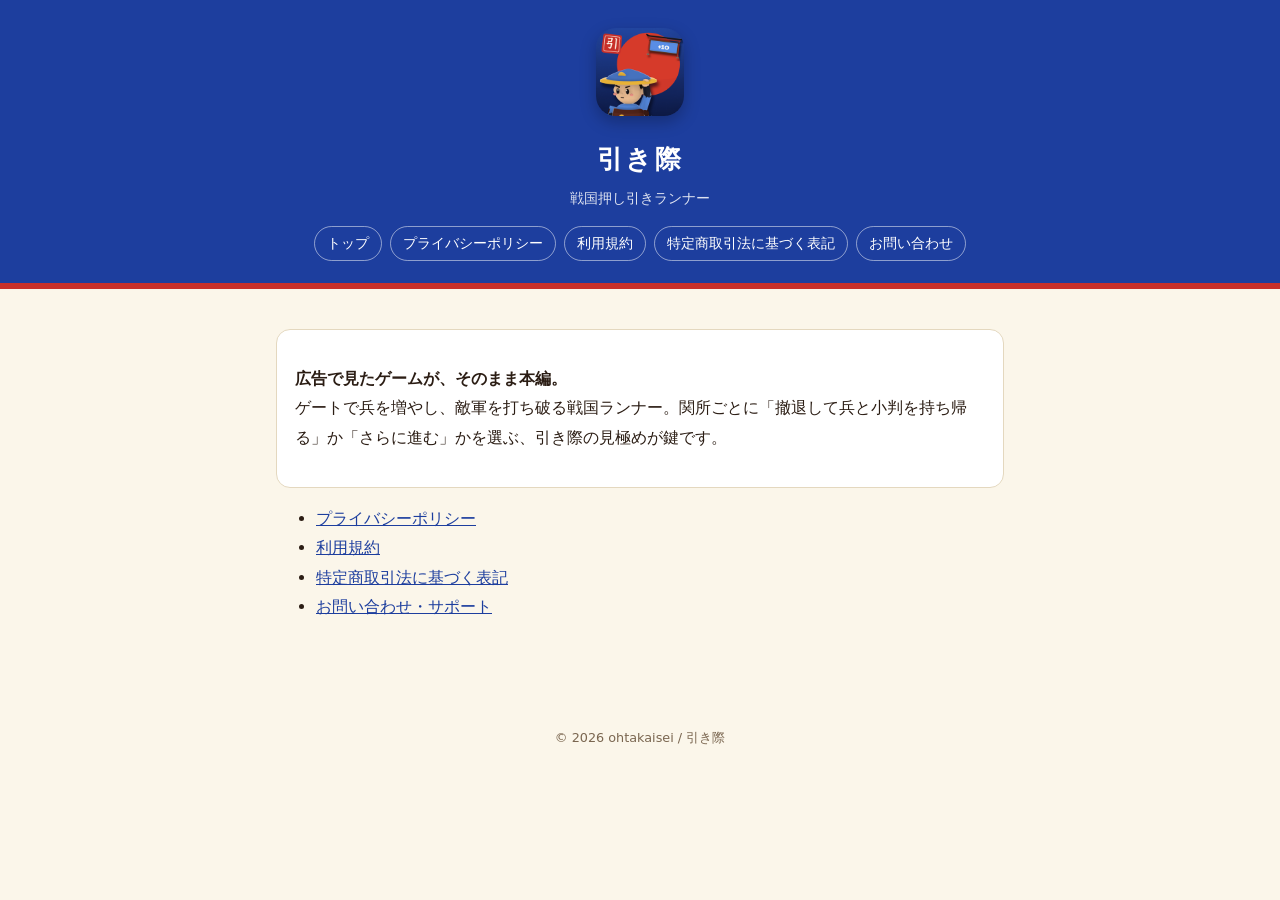
<file: index.html>
<!doctype html><html lang="ja"><head><meta charset="utf-8"><meta name="viewport" content="width=device-width,initial-scale=1"><title>引き際 | 戦国押し引きランナー</title><link rel="stylesheet" href="style.css"></head><body>
<header><img src="icon.png" alt="引き際のアイコン"><h1>引き際</h1><p>戦国押し引きランナー</p><nav><a href="index.html">トップ</a><a href="privacy.html">プライバシーポリシー</a><a href="terms.html">利用規約</a><a href="tokushoho.html">特定商取引法に基づく表記</a><a href="contact.html">お問い合わせ</a></nav></header>
<main>
<div class="card"><p><strong>広告で見たゲームが、そのまま本編。</strong><br>ゲートで兵を増やし、敵軍を打ち破る戦国ランナー。関所ごとに「撤退して兵と小判を持ち帰る」か「さらに進む」かを選ぶ、引き際の見極めが鍵です。</p></div>
<ul>
<li><a href="privacy.html">プライバシーポリシー</a></li>
<li><a href="terms.html">利用規約</a></li>
<li><a href="tokushoho.html">特定商取引法に基づく表記</a></li>
<li><a href="contact.html">お問い合わせ・サポート</a></li>
</ul>
</main><footer>© 2026 ohtakaisei / 引き際</footer></body></html>
</file>
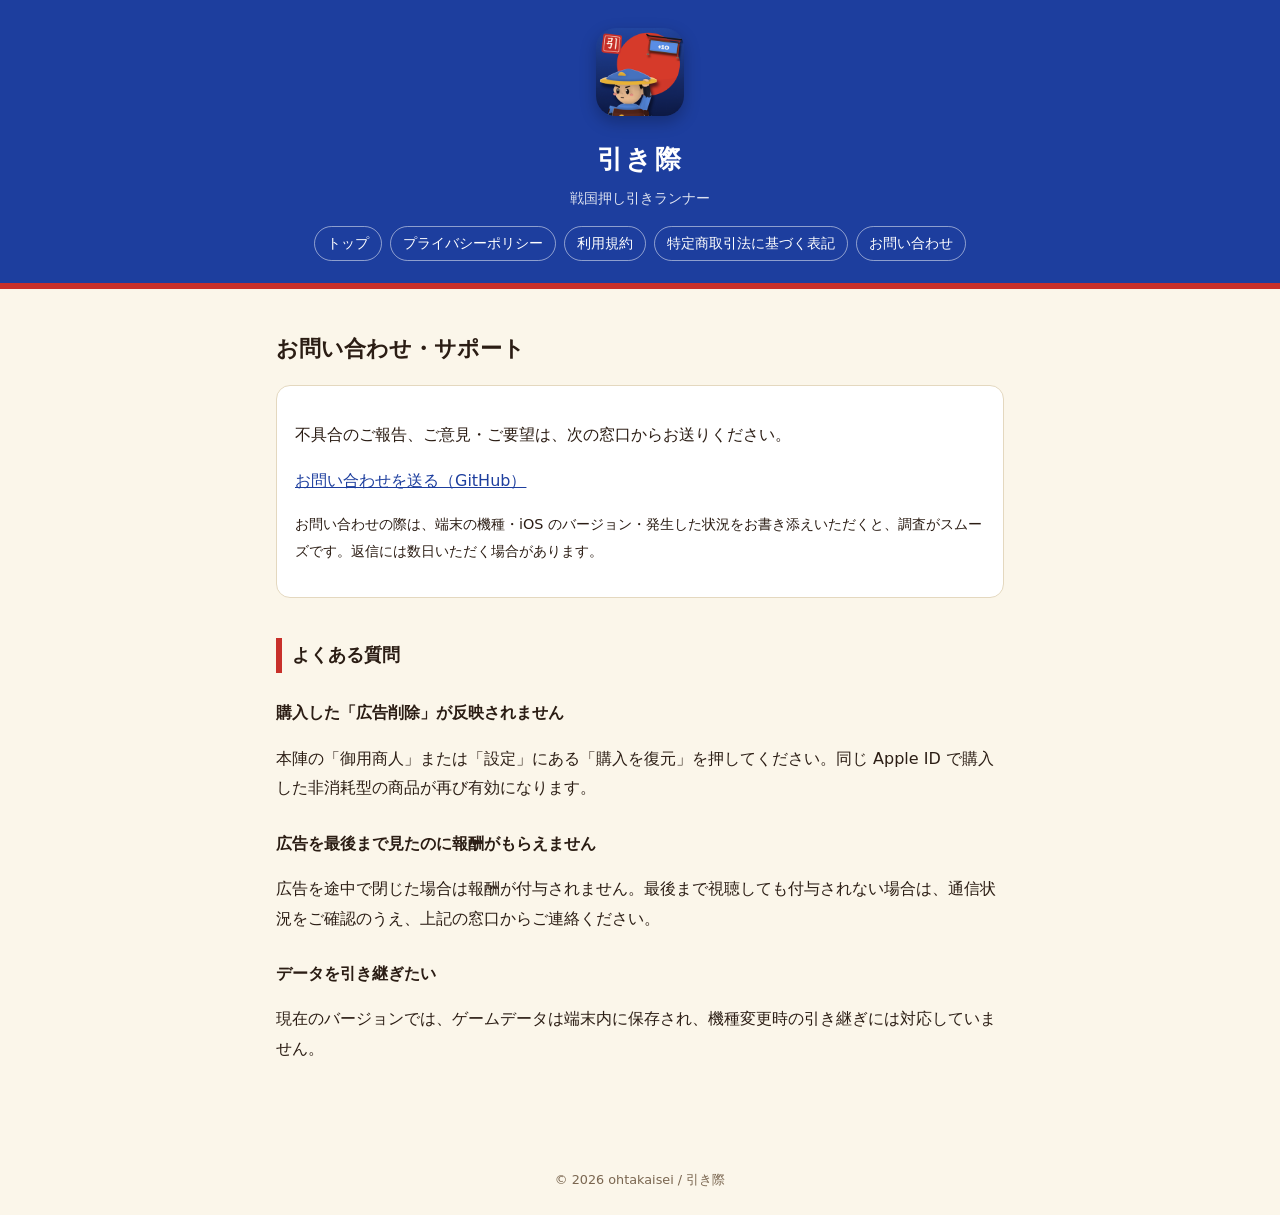
<file: contact.html>
<!doctype html><html lang="ja"><head><meta charset="utf-8"><meta name="viewport" content="width=device-width,initial-scale=1"><title>お問い合わせ | 引き際</title><link rel="stylesheet" href="style.css"></head><body>
<header><img src="icon.png" alt="引き際のアイコン"><h1>引き際</h1><p>戦国押し引きランナー</p><nav><a href="index.html">トップ</a><a href="privacy.html">プライバシーポリシー</a><a href="terms.html">利用規約</a><a href="tokushoho.html">特定商取引法に基づく表記</a><a href="contact.html">お問い合わせ</a></nav></header>
<main>
<h1 style="font-size:1.4rem">お問い合わせ・サポート</h1>
<div class="card">
<p>不具合のご報告、ご意見・ご要望は、次の窓口からお送りください。</p>
<p><a href="https://github.com/ohtakaisei/hikigiwa-legal/issues/new" rel="noopener">お問い合わせを送る（GitHub）</a></p>
<p style="font-size:.9rem">お問い合わせの際は、端末の機種・iOS のバージョン・発生した状況をお書き添えいただくと、調査がスムーズです。返信には数日いただく場合があります。</p>
</div>
<h2>よくある質問</h2>
<h3>購入した「広告削除」が反映されません</h3>
<p>本陣の「御用商人」または「設定」にある「購入を復元」を押してください。同じ Apple ID で購入した非消耗型の商品が再び有効になります。</p>
<h3>広告を最後まで見たのに報酬がもらえません</h3>
<p>広告を途中で閉じた場合は報酬が付与されません。最後まで視聴しても付与されない場合は、通信状況をご確認のうえ、上記の窓口からご連絡ください。</p>
<h3>データを引き継ぎたい</h3>
<p>現在のバージョンでは、ゲームデータは端末内に保存され、機種変更時の引き継ぎには対応していません。</p>
</main><footer>© 2026 ohtakaisei / 引き際</footer></body></html>
</file>
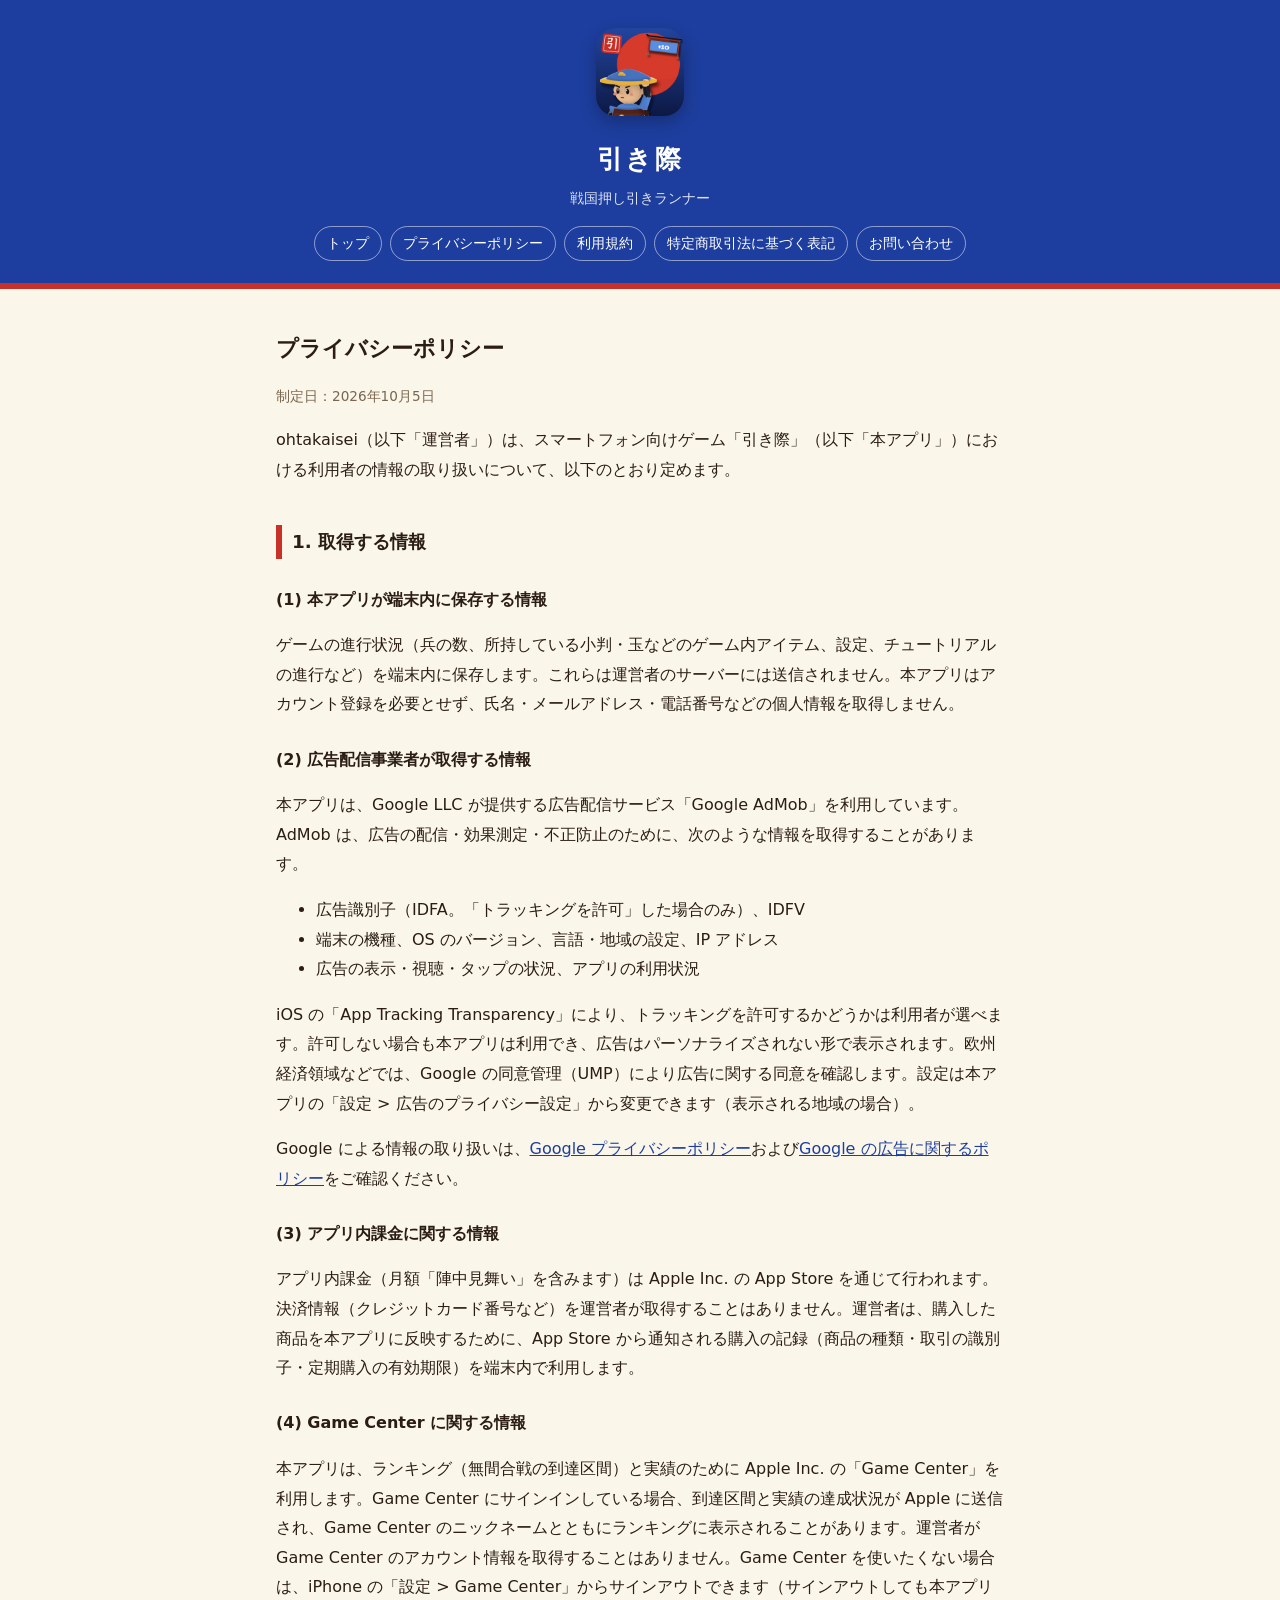
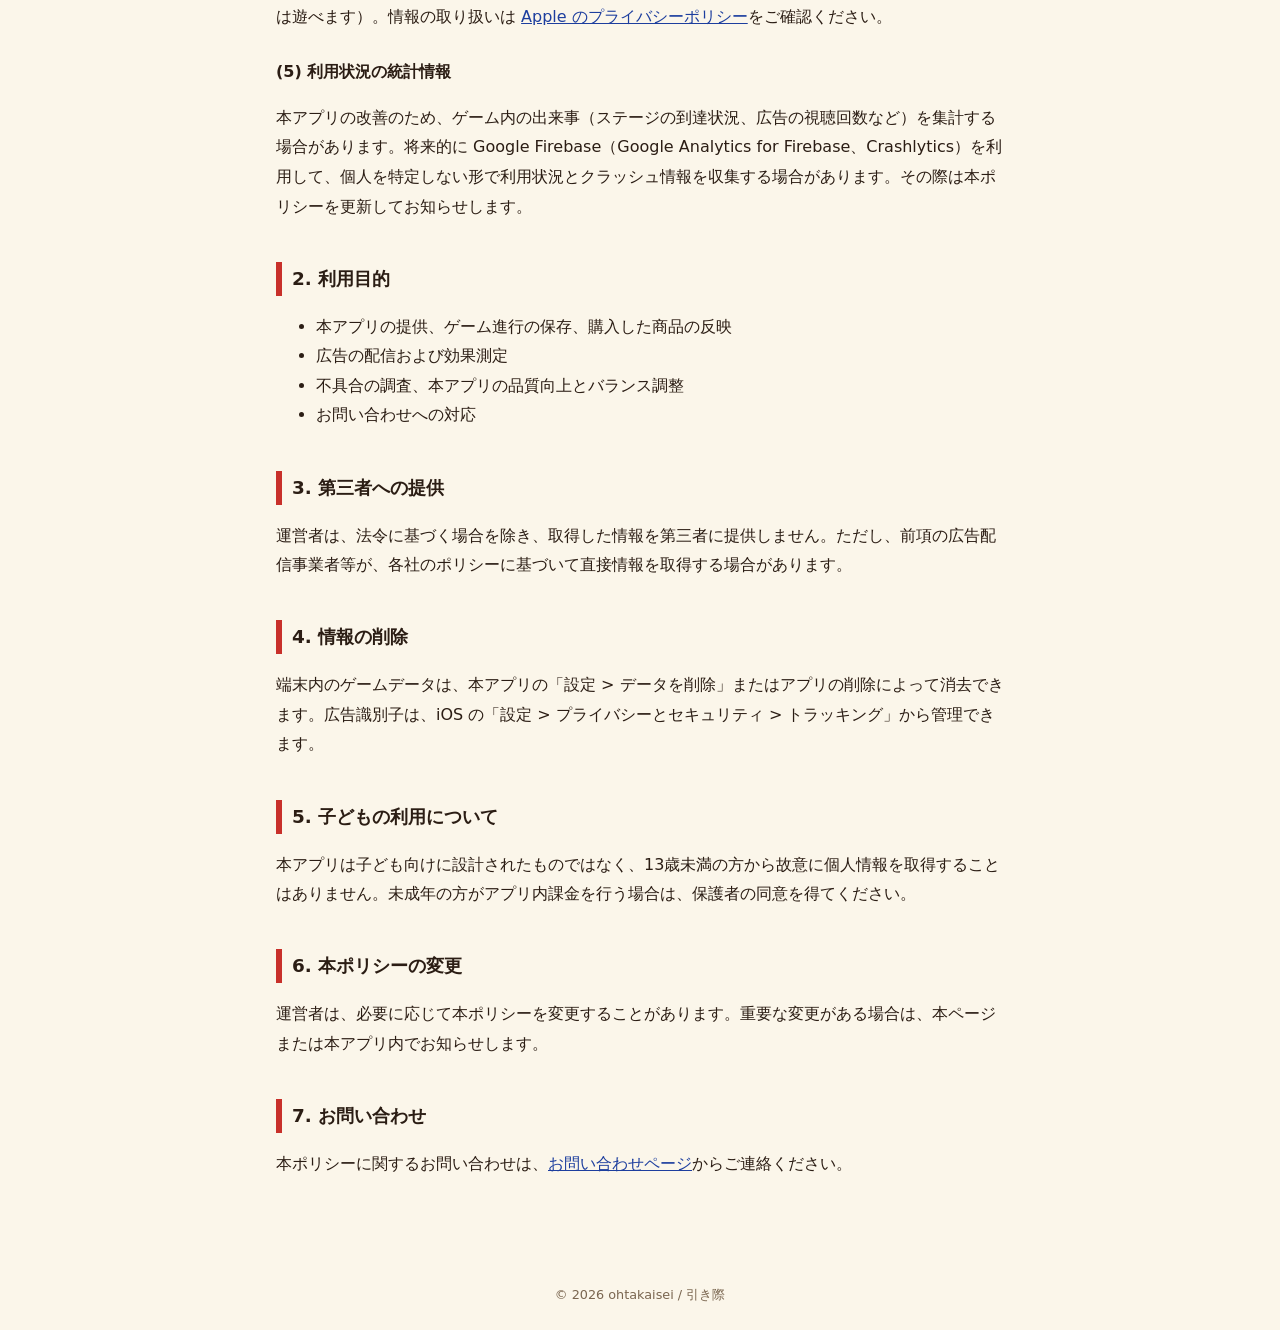
<file: privacy.html>
<!doctype html><html lang="ja"><head><meta charset="utf-8"><meta name="viewport" content="width=device-width,initial-scale=1"><title>プライバシーポリシー | 引き際</title><link rel="stylesheet" href="style.css"></head><body>
<header><img src="icon.png" alt="引き際のアイコン"><h1>引き際</h1><p>戦国押し引きランナー</p><nav><a href="index.html">トップ</a><a href="privacy.html">プライバシーポリシー</a><a href="terms.html">利用規約</a><a href="tokushoho.html">特定商取引法に基づく表記</a><a href="contact.html">お問い合わせ</a></nav></header>
<main>
<h1 style="font-size:1.4rem">プライバシーポリシー</h1>
<p class="date">制定日：2026年10月5日</p>
<p>ohtakaisei（以下「運営者」）は、スマートフォン向けゲーム「引き際」（以下「本アプリ」）における利用者の情報の取り扱いについて、以下のとおり定めます。</p>

<h2>1. 取得する情報</h2>
<h3>(1) 本アプリが端末内に保存する情報</h3>
<p>ゲームの進行状況（兵の数、所持している小判・玉などのゲーム内アイテム、設定、チュートリアルの進行など）を端末内に保存します。これらは運営者のサーバーには送信されません。本アプリはアカウント登録を必要とせず、氏名・メールアドレス・電話番号などの個人情報を取得しません。</p>
<h3>(2) 広告配信事業者が取得する情報</h3>
<p>本アプリは、Google LLC が提供する広告配信サービス「Google AdMob」を利用しています。AdMob は、広告の配信・効果測定・不正防止のために、次のような情報を取得することがあります。</p>
<ul>
<li>広告識別子（IDFA。「トラッキングを許可」した場合のみ）、IDFV</li>
<li>端末の機種、OS のバージョン、言語・地域の設定、IP アドレス</li>
<li>広告の表示・視聴・タップの状況、アプリの利用状況</li>
</ul>
<p>iOS の「App Tracking Transparency」により、トラッキングを許可するかどうかは利用者が選べます。許可しない場合も本アプリは利用でき、広告はパーソナライズされない形で表示されます。欧州経済領域などでは、Google の同意管理（UMP）により広告に関する同意を確認します。設定は本アプリの「設定 > 広告のプライバシー設定」から変更できます（表示される地域の場合）。</p>
<p>Google による情報の取り扱いは、<a href="https://policies.google.com/privacy?hl=ja" rel="noopener">Google プライバシーポリシー</a>および<a href="https://policies.google.com/technologies/ads?hl=ja" rel="noopener">Google の広告に関するポリシー</a>をご確認ください。</p>
<h3>(3) アプリ内課金に関する情報</h3>
<p>アプリ内課金（月額「陣中見舞い」を含みます）は Apple Inc. の App Store を通じて行われます。決済情報（クレジットカード番号など）を運営者が取得することはありません。運営者は、購入した商品を本アプリに反映するために、App Store から通知される購入の記録（商品の種類・取引の識別子・定期購入の有効期限）を端末内で利用します。</p>
<h3>(4) Game Center に関する情報</h3>
<p>本アプリは、ランキング（無間合戦の到達区間）と実績のために Apple Inc. の「Game Center」を利用します。Game Center にサインインしている場合、到達区間と実績の達成状況が Apple に送信され、Game Center のニックネームとともにランキングに表示されることがあります。運営者が Game Center のアカウント情報を取得することはありません。Game Center を使いたくない場合は、iPhone の「設定 > Game Center」からサインアウトできます（サインアウトしても本アプリは遊べます）。情報の取り扱いは <a href="https://www.apple.com/jp/legal/privacy/" rel="noopener">Apple のプライバシーポリシー</a>をご確認ください。</p>
<h3>(5) 利用状況の統計情報</h3>
<p>本アプリの改善のため、ゲーム内の出来事（ステージの到達状況、広告の視聴回数など）を集計する場合があります。将来的に Google Firebase（Google Analytics for Firebase、Crashlytics）を利用して、個人を特定しない形で利用状況とクラッシュ情報を収集する場合があります。その際は本ポリシーを更新してお知らせします。</p>

<h2>2. 利用目的</h2>
<ul>
<li>本アプリの提供、ゲーム進行の保存、購入した商品の反映</li>
<li>広告の配信および効果測定</li>
<li>不具合の調査、本アプリの品質向上とバランス調整</li>
<li>お問い合わせへの対応</li>
</ul>

<h2>3. 第三者への提供</h2>
<p>運営者は、法令に基づく場合を除き、取得した情報を第三者に提供しません。ただし、前項の広告配信事業者等が、各社のポリシーに基づいて直接情報を取得する場合があります。</p>

<h2>4. 情報の削除</h2>
<p>端末内のゲームデータは、本アプリの「設定 > データを削除」またはアプリの削除によって消去できます。広告識別子は、iOS の「設定 > プライバシーとセキュリティ > トラッキング」から管理できます。</p>

<h2>5. 子どもの利用について</h2>
<p>本アプリは子ども向けに設計されたものではなく、13歳未満の方から故意に個人情報を取得することはありません。未成年の方がアプリ内課金を行う場合は、保護者の同意を得てください。</p>

<h2>6. 本ポリシーの変更</h2>
<p>運営者は、必要に応じて本ポリシーを変更することがあります。重要な変更がある場合は、本ページまたは本アプリ内でお知らせします。</p>

<h2>7. お問い合わせ</h2>
<p>本ポリシーに関するお問い合わせは、<a href="contact.html">お問い合わせページ</a>からご連絡ください。</p>
</main><footer>© 2026 ohtakaisei / 引き際</footer></body></html>
</file>
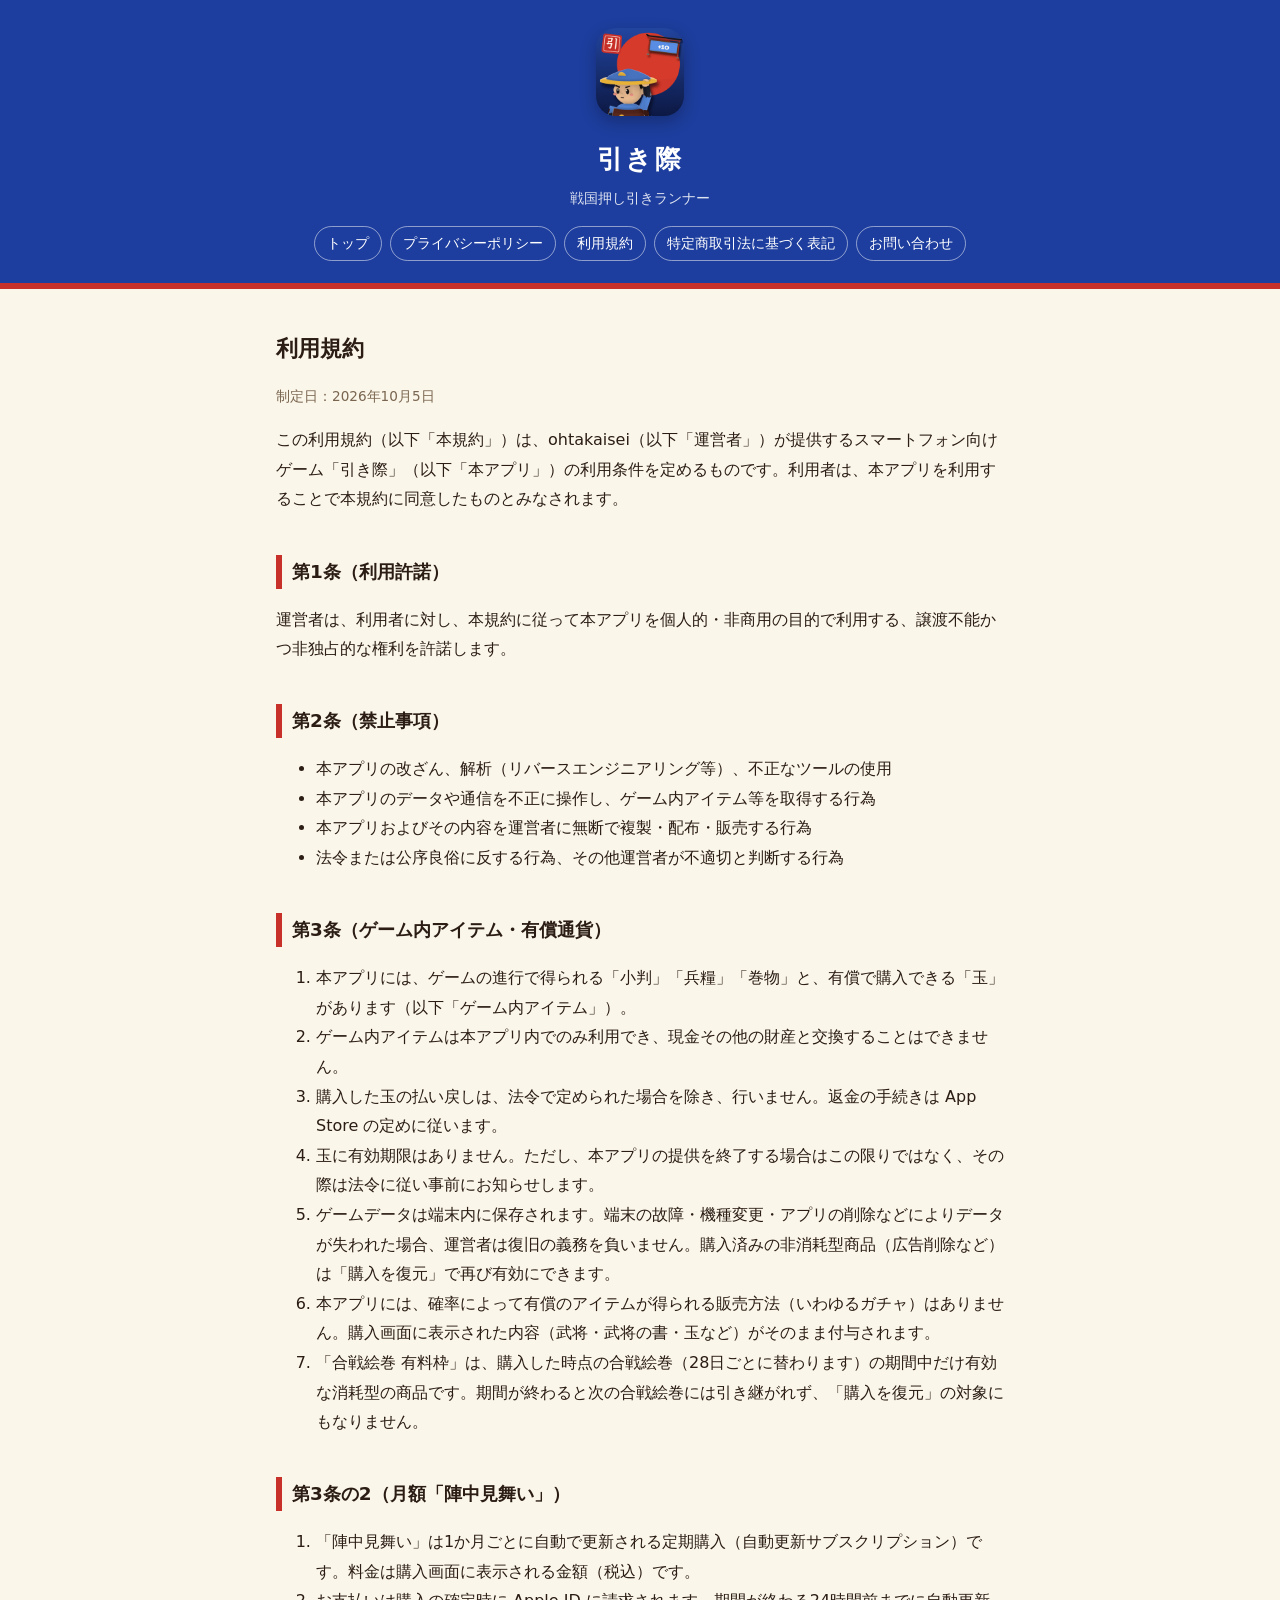
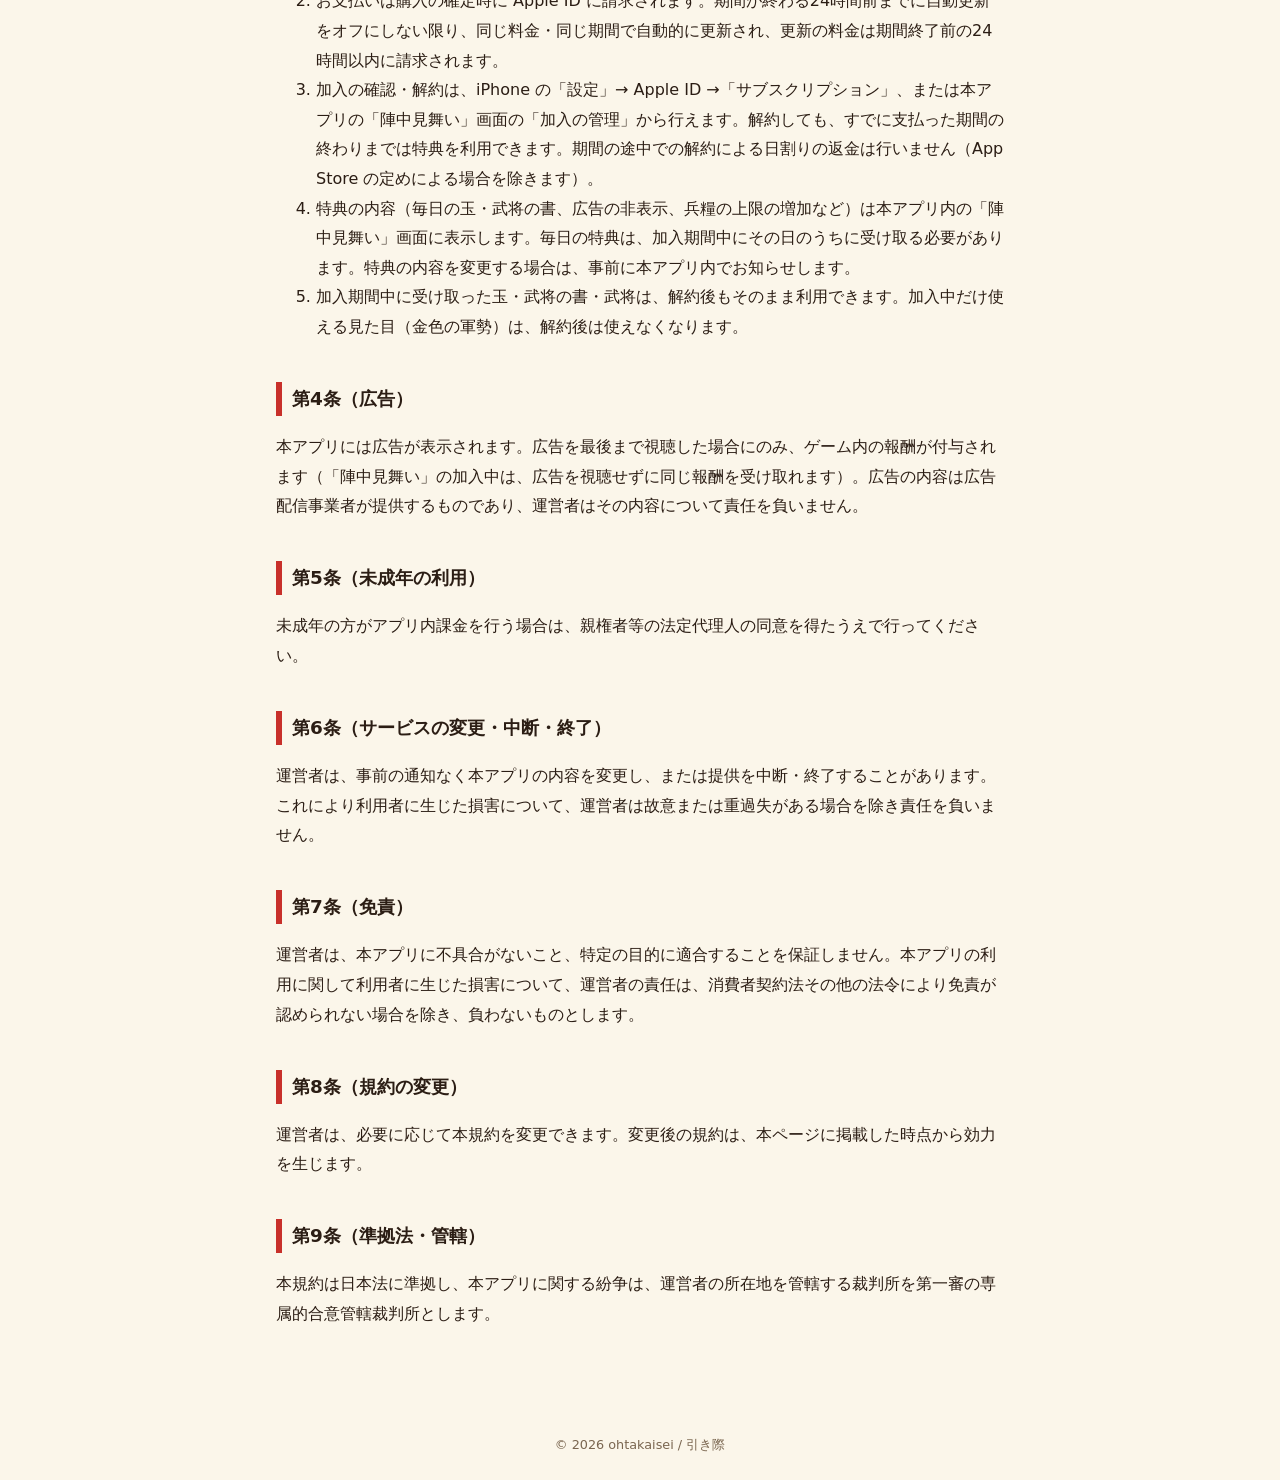
<file: terms.html>
<!doctype html><html lang="ja"><head><meta charset="utf-8"><meta name="viewport" content="width=device-width,initial-scale=1"><title>利用規約 | 引き際</title><link rel="stylesheet" href="style.css"></head><body>
<header><img src="icon.png" alt="引き際のアイコン"><h1>引き際</h1><p>戦国押し引きランナー</p><nav><a href="index.html">トップ</a><a href="privacy.html">プライバシーポリシー</a><a href="terms.html">利用規約</a><a href="tokushoho.html">特定商取引法に基づく表記</a><a href="contact.html">お問い合わせ</a></nav></header>
<main>
<h1 style="font-size:1.4rem">利用規約</h1>
<p class="date">制定日：2026年10月5日</p>
<p>この利用規約（以下「本規約」）は、ohtakaisei（以下「運営者」）が提供するスマートフォン向けゲーム「引き際」（以下「本アプリ」）の利用条件を定めるものです。利用者は、本アプリを利用することで本規約に同意したものとみなされます。</p>

<h2>第1条（利用許諾）</h2>
<p>運営者は、利用者に対し、本規約に従って本アプリを個人的・非商用の目的で利用する、譲渡不能かつ非独占的な権利を許諾します。</p>

<h2>第2条（禁止事項）</h2>
<ul>
<li>本アプリの改ざん、解析（リバースエンジニアリング等）、不正なツールの使用</li>
<li>本アプリのデータや通信を不正に操作し、ゲーム内アイテム等を取得する行為</li>
<li>本アプリおよびその内容を運営者に無断で複製・配布・販売する行為</li>
<li>法令または公序良俗に反する行為、その他運営者が不適切と判断する行為</li>
</ul>

<h2>第3条（ゲーム内アイテム・有償通貨）</h2>
<ol>
<li>本アプリには、ゲームの進行で得られる「小判」「兵糧」「巻物」と、有償で購入できる「玉」があります（以下「ゲーム内アイテム」）。</li>
<li>ゲーム内アイテムは本アプリ内でのみ利用でき、現金その他の財産と交換することはできません。</li>
<li>購入した玉の払い戻しは、法令で定められた場合を除き、行いません。返金の手続きは App Store の定めに従います。</li>
<li>玉に有効期限はありません。ただし、本アプリの提供を終了する場合はこの限りではなく、その際は法令に従い事前にお知らせします。</li>
<li>ゲームデータは端末内に保存されます。端末の故障・機種変更・アプリの削除などによりデータが失われた場合、運営者は復旧の義務を負いません。購入済みの非消耗型商品（広告削除など）は「購入を復元」で再び有効にできます。</li>
<li>本アプリには、確率によって有償のアイテムが得られる販売方法（いわゆるガチャ）はありません。購入画面に表示された内容（武将・武将の書・玉など）がそのまま付与されます。</li>
<li>「合戦絵巻 有料枠」は、購入した時点の合戦絵巻（28日ごとに替わります）の期間中だけ有効な消耗型の商品です。期間が終わると次の合戦絵巻には引き継がれず、「購入を復元」の対象にもなりません。</li>
</ol>

<h2>第3条の2（月額「陣中見舞い」）</h2>
<ol>
<li>「陣中見舞い」は1か月ごとに自動で更新される定期購入（自動更新サブスクリプション）です。料金は購入画面に表示される金額（税込）です。</li>
<li>お支払いは購入の確定時に Apple ID に請求されます。期間が終わる24時間前までに自動更新をオフにしない限り、同じ料金・同じ期間で自動的に更新され、更新の料金は期間終了前の24時間以内に請求されます。</li>
<li>加入の確認・解約は、iPhone の「設定」→ Apple ID →「サブスクリプション」、または本アプリの「陣中見舞い」画面の「加入の管理」から行えます。解約しても、すでに支払った期間の終わりまでは特典を利用できます。期間の途中での解約による日割りの返金は行いません（App Store の定めによる場合を除きます）。</li>
<li>特典の内容（毎日の玉・武将の書、広告の非表示、兵糧の上限の増加など）は本アプリ内の「陣中見舞い」画面に表示します。毎日の特典は、加入期間中にその日のうちに受け取る必要があります。特典の内容を変更する場合は、事前に本アプリ内でお知らせします。</li>
<li>加入期間中に受け取った玉・武将の書・武将は、解約後もそのまま利用できます。加入中だけ使える見た目（金色の軍勢）は、解約後は使えなくなります。</li>
</ol>

<h2>第4条（広告）</h2>
<p>本アプリには広告が表示されます。広告を最後まで視聴した場合にのみ、ゲーム内の報酬が付与されます（「陣中見舞い」の加入中は、広告を視聴せずに同じ報酬を受け取れます）。広告の内容は広告配信事業者が提供するものであり、運営者はその内容について責任を負いません。</p>

<h2>第5条（未成年の利用）</h2>
<p>未成年の方がアプリ内課金を行う場合は、親権者等の法定代理人の同意を得たうえで行ってください。</p>

<h2>第6条（サービスの変更・中断・終了）</h2>
<p>運営者は、事前の通知なく本アプリの内容を変更し、または提供を中断・終了することがあります。これにより利用者に生じた損害について、運営者は故意または重過失がある場合を除き責任を負いません。</p>

<h2>第7条（免責）</h2>
<p>運営者は、本アプリに不具合がないこと、特定の目的に適合することを保証しません。本アプリの利用に関して利用者に生じた損害について、運営者の責任は、消費者契約法その他の法令により免責が認められない場合を除き、負わないものとします。</p>

<h2>第8条（規約の変更）</h2>
<p>運営者は、必要に応じて本規約を変更できます。変更後の規約は、本ページに掲載した時点から効力を生じます。</p>

<h2>第9条（準拠法・管轄）</h2>
<p>本規約は日本法に準拠し、本アプリに関する紛争は、運営者の所在地を管轄する裁判所を第一審の専属的合意管轄裁判所とします。</p>
</main><footer>© 2026 ohtakaisei / 引き際</footer></body></html>
</file>
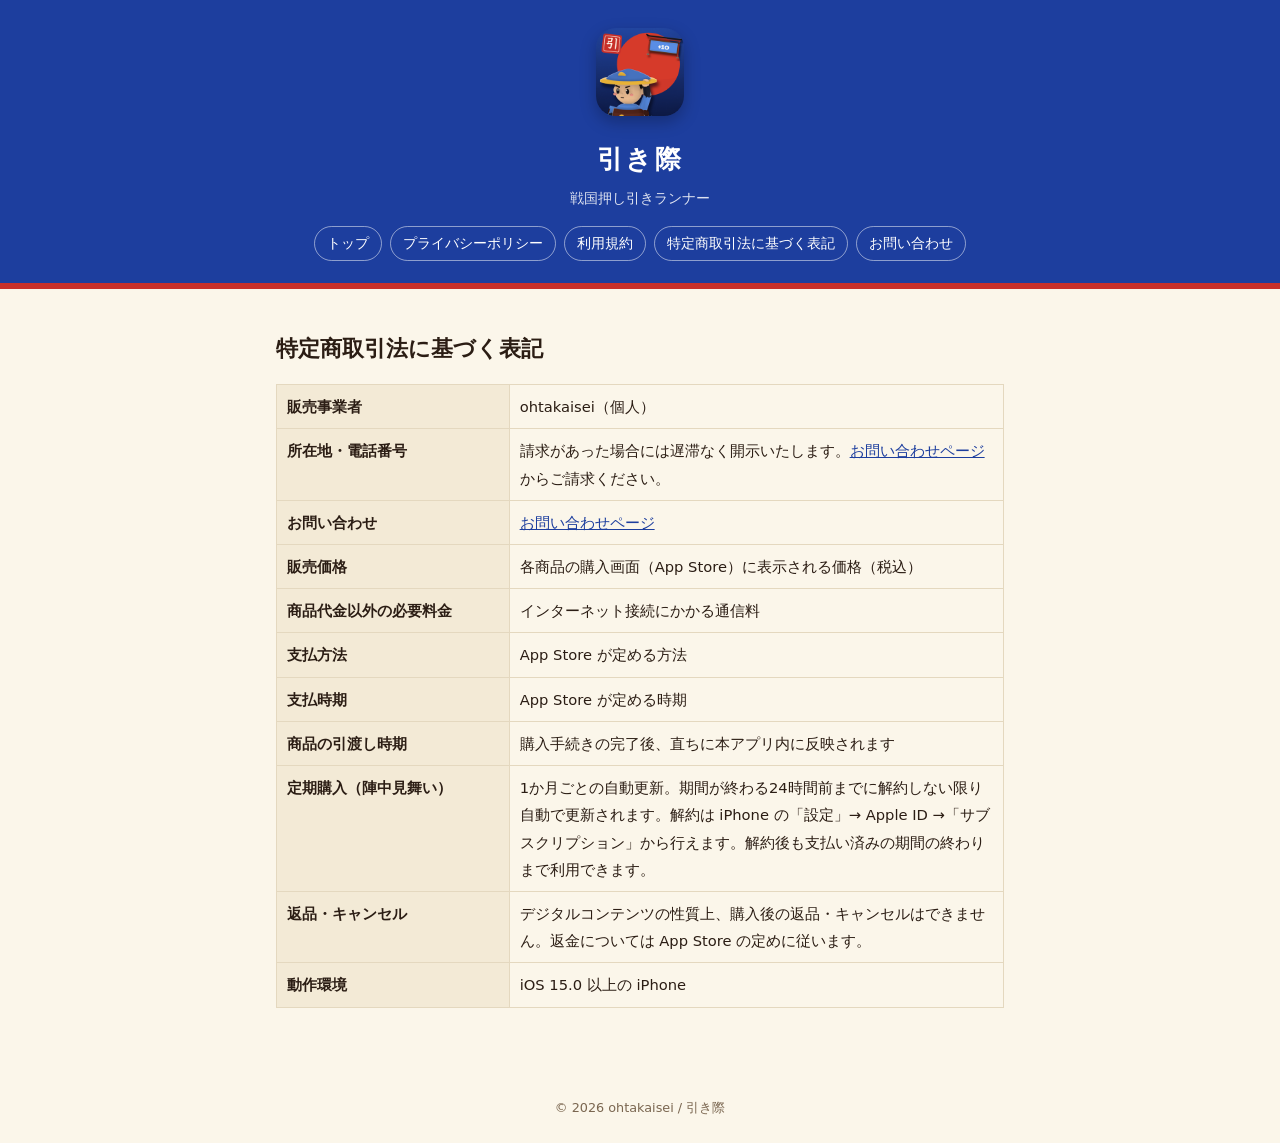
<file: tokushoho.html>
<!doctype html><html lang="ja"><head><meta charset="utf-8"><meta name="viewport" content="width=device-width,initial-scale=1"><title>特定商取引法に基づく表記 | 引き際</title><link rel="stylesheet" href="style.css"></head><body>
<header><img src="icon.png" alt="引き際のアイコン"><h1>引き際</h1><p>戦国押し引きランナー</p><nav><a href="index.html">トップ</a><a href="privacy.html">プライバシーポリシー</a><a href="terms.html">利用規約</a><a href="tokushoho.html">特定商取引法に基づく表記</a><a href="contact.html">お問い合わせ</a></nav></header>
<main>
<h1 style="font-size:1.4rem">特定商取引法に基づく表記</h1>
<table>
<tr><th>販売事業者</th><td>ohtakaisei（個人）</td></tr>
<tr><th>所在地・電話番号</th><td>請求があった場合には遅滞なく開示いたします。<a href="contact.html">お問い合わせページ</a>からご請求ください。</td></tr>
<tr><th>お問い合わせ</th><td><a href="contact.html">お問い合わせページ</a></td></tr>
<tr><th>販売価格</th><td>各商品の購入画面（App Store）に表示される価格（税込）</td></tr>
<tr><th>商品代金以外の必要料金</th><td>インターネット接続にかかる通信料</td></tr>
<tr><th>支払方法</th><td>App Store が定める方法</td></tr>
<tr><th>支払時期</th><td>App Store が定める時期</td></tr>
<tr><th>商品の引渡し時期</th><td>購入手続きの完了後、直ちに本アプリ内に反映されます</td></tr>
<tr><th>定期購入（陣中見舞い）</th><td>1か月ごとの自動更新。期間が終わる24時間前までに解約しない限り自動で更新されます。解約は iPhone の「設定」→ Apple ID →「サブスクリプション」から行えます。解約後も支払い済みの期間の終わりまで利用できます。</td></tr>
<tr><th>返品・キャンセル</th><td>デジタルコンテンツの性質上、購入後の返品・キャンセルはできません。返金については App Store の定めに従います。</td></tr>
<tr><th>動作環境</th><td>iOS 15.0 以上の iPhone</td></tr>
</table>
</main><footer>© 2026 ohtakaisei / 引き際</footer></body></html>
</file>
<file: style.css>
:root { --ink: #2b1d14; --paper: #fbf6ea; --red: #c8302a; --indigo: #1d3e9e; --line: #e4d8bf; }
* { box-sizing: border-box; }
body { margin: 0; background: var(--paper); color: var(--ink); font-family: "Hiragino Maru Gothic ProN", "Hiragino Sans", "Noto Sans JP", system-ui, sans-serif; line-height: 1.85; }
header { background: var(--indigo); color: #fff; padding: 28px 16px 22px; text-align: center; border-bottom: 6px solid var(--red); }
header img { width: 88px; height: 88px; border-radius: 20px; box-shadow: 0 6px 16px rgba(0,0,0,.25); }
header h1 { margin: 10px 0 2px; font-size: 1.6rem; letter-spacing: .1em; }
header p { margin: 0; opacity: .85; font-size: .9rem; }
main { max-width: 760px; margin: 0 auto; padding: 24px 16px 64px; }
h2 { border-left: 6px solid var(--red); padding-left: 10px; font-size: 1.15rem; margin-top: 2.2em; }
h3 { font-size: 1rem; margin-top: 1.6em; }
table { width: 100%; border-collapse: collapse; font-size: .92rem; }
th, td { border: 1px solid var(--line); padding: 8px 10px; vertical-align: top; text-align: left; }
th { background: #f3ead6; width: 32%; }
a { color: var(--indigo); }
nav { display: flex; flex-wrap: wrap; gap: 8px; justify-content: center; margin-top: 14px; }
nav a { color: #fff; text-decoration: none; border: 1px solid rgba(255,255,255,.5); border-radius: 999px; padding: 4px 12px; font-size: .85rem; }
.card { background: #fff; border: 1px solid var(--line); border-radius: 14px; padding: 18px; margin: 16px 0; }
.date { color: #7a6650; font-size: .85rem; }
footer { text-align: center; color: #7a6650; font-size: .8rem; padding: 24px 16px; }
</file>
